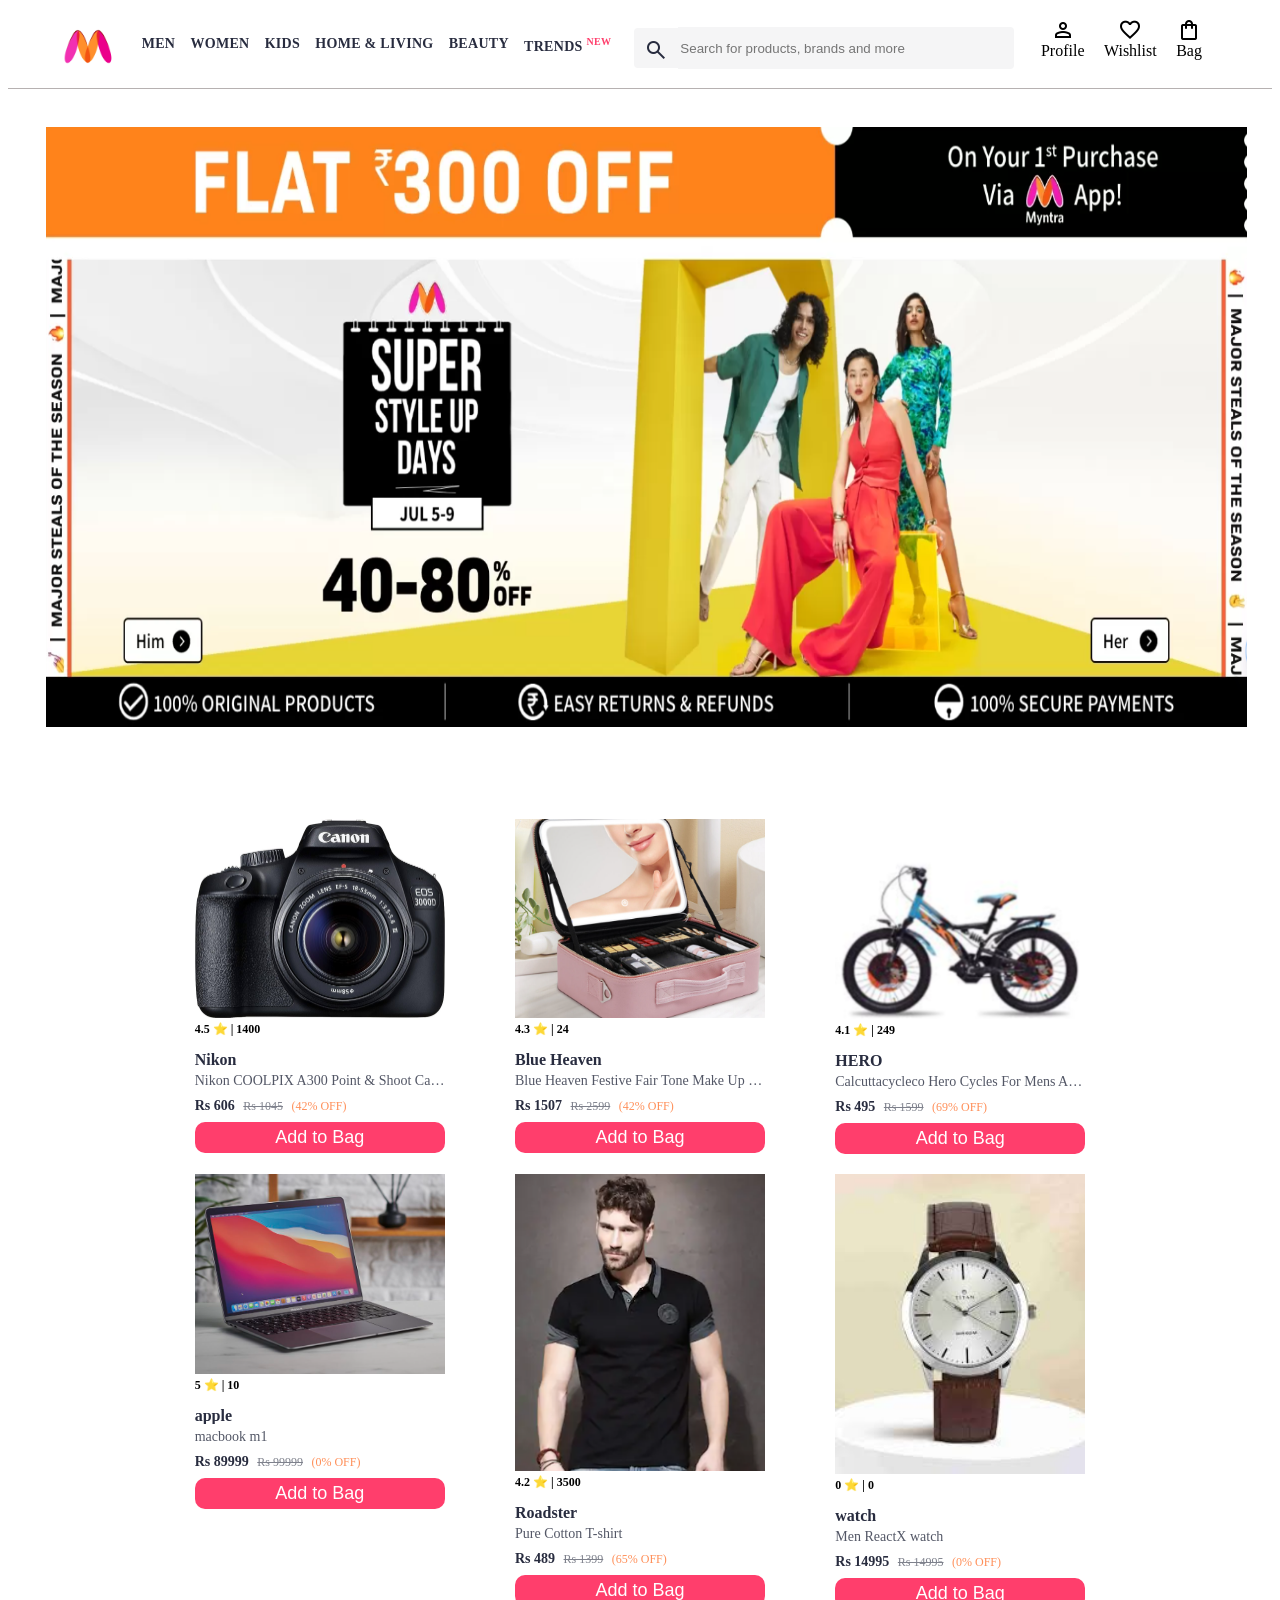
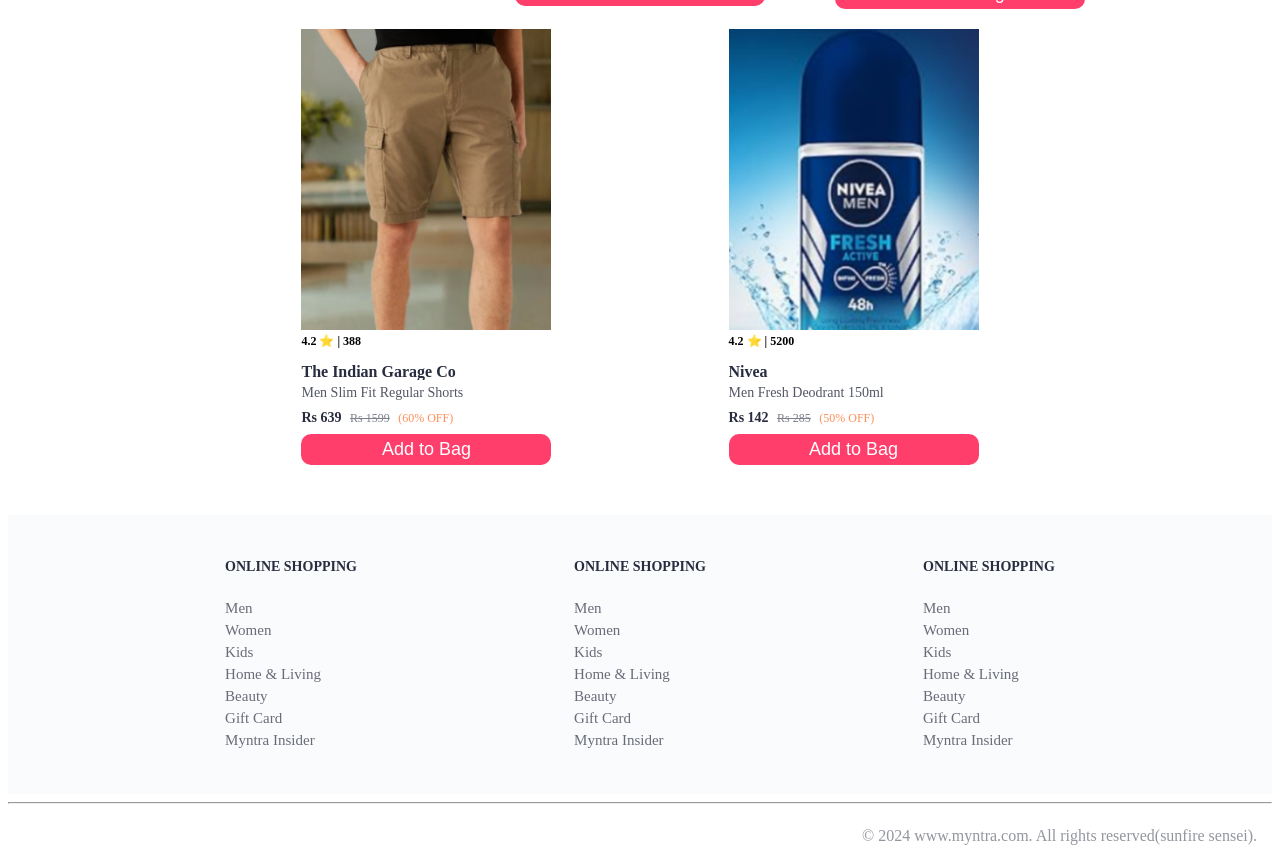
<file: Frontend/index.html>
<!DOCTYPE html>
<html lang="en">
  <head>
    <title>Myntra Functional Clone</title>
    <link rel="stylesheet" href="css/index.css" />
    <link
      rel="stylesheet"
      href="https://fonts.googleapis.com/css2?family=Material+Symbols+Outlined:opsz,wght,FILL,GRAD@20..48,100..700,0..1,-50..200"
    />
  </head>
  <body>
    <header>
      <div class="logo_container">
        <a href="/index.html"
          ><img
            class="myntra_home"
            src="images/myntra_logo.webp"
            alt="Myntra Home"
        /></a>
      </div>
      <nav class="nav_bar">
        <a href="/men.html">Men</a>
        <a href="/women.html">Women</a>
        <a href="/kids.html">Kids</a>
        <a href="/home.html">Home & Living</a>
        <a href="/beauty.html">Beauty</a>
        <a href="/new.html">Trends <sup>New</sup></a>
      </nav>
      <div class="search_bar">
        <span class="material-symbols-outlined search_icon">search</span>
        <input
          class="search_input"
          placeholder="Search for products, brands and more"
        />
      </div>
      <div class="action_bar">
        <div class="action_container">
          <span class="material-symbols-outlined action_icon">person</span>
          <span class="action_name">Profile</span>
        </div>

        <div class="action_container">
          <span class="material-symbols-outlined action_icon">favorite</span>
          <span class="action_name">Wishlist</span>
        </div>

        <a class="action_container" href="pages/bag.html">
          <span class="material-symbols-outlined action_icon"
            >shopping_bag</span
          >
          <span class="action_name">Bag</span>
          <span class="bag-item-count">0</span>
        </a>
      </div>
    </header>
    <main>
      <div>
        <img src="image2.png" alt="myntra sale image" height="600" class = "Sale_logo">
      </div>
      <div class="items-container"></div>
    </main>
    <footer>
      <div class="footer_container">
        <div class="footer_column">
          <h3>ONLINE SHOPPING</h3>

          <a href="/men.html">Men</a>
          <a href="/women.html">Women</a>
          <a href="/kids.html">Kids</a>
          <a href="/home.html">Home & Living</a>
          <a href="/beauty.html">Beauty</a>
          <a href="#">Gift Card</a>
          <a href="#">Myntra Insider</a>
        </div>

        <div class="footer_column">
          <h3>ONLINE SHOPPING</h3>

          <a href="/men.html">Men</a>
          <a href="/women.html">Women</a>
          <a href="/kids.html">Kids</a>
          <a href="/home.html">Home & Living</a>
          <a href="/beauty.html">Beauty</a>
          <a href="#">Gift Card</a>
          <a href="#">Myntra Insider</a>
        </div>

        <div class="footer_column">
          <h3>ONLINE SHOPPING</h3>

          <a href="/men.html">Men</a>
          <a href="/women.html">Women</a>
          <a href="/kids.html">Kids</a>
          <a href="/home.html">Home & Living</a>
          <a href="/beauty.html">Beauty</a>
          <a href="#">Gift Card</a>
          <a href="#">Myntra Insider</a>
        </div>
      </div>
      <hr />

      <div class="copyright">
        © 2024 www.myntra.com. All rights reserved(sunfire sensei).
      </div>
    </footer>
    <script src="data/items.js"></script>
    <script src="scripts/index.js"></script>
  </body>
</html>
</file>
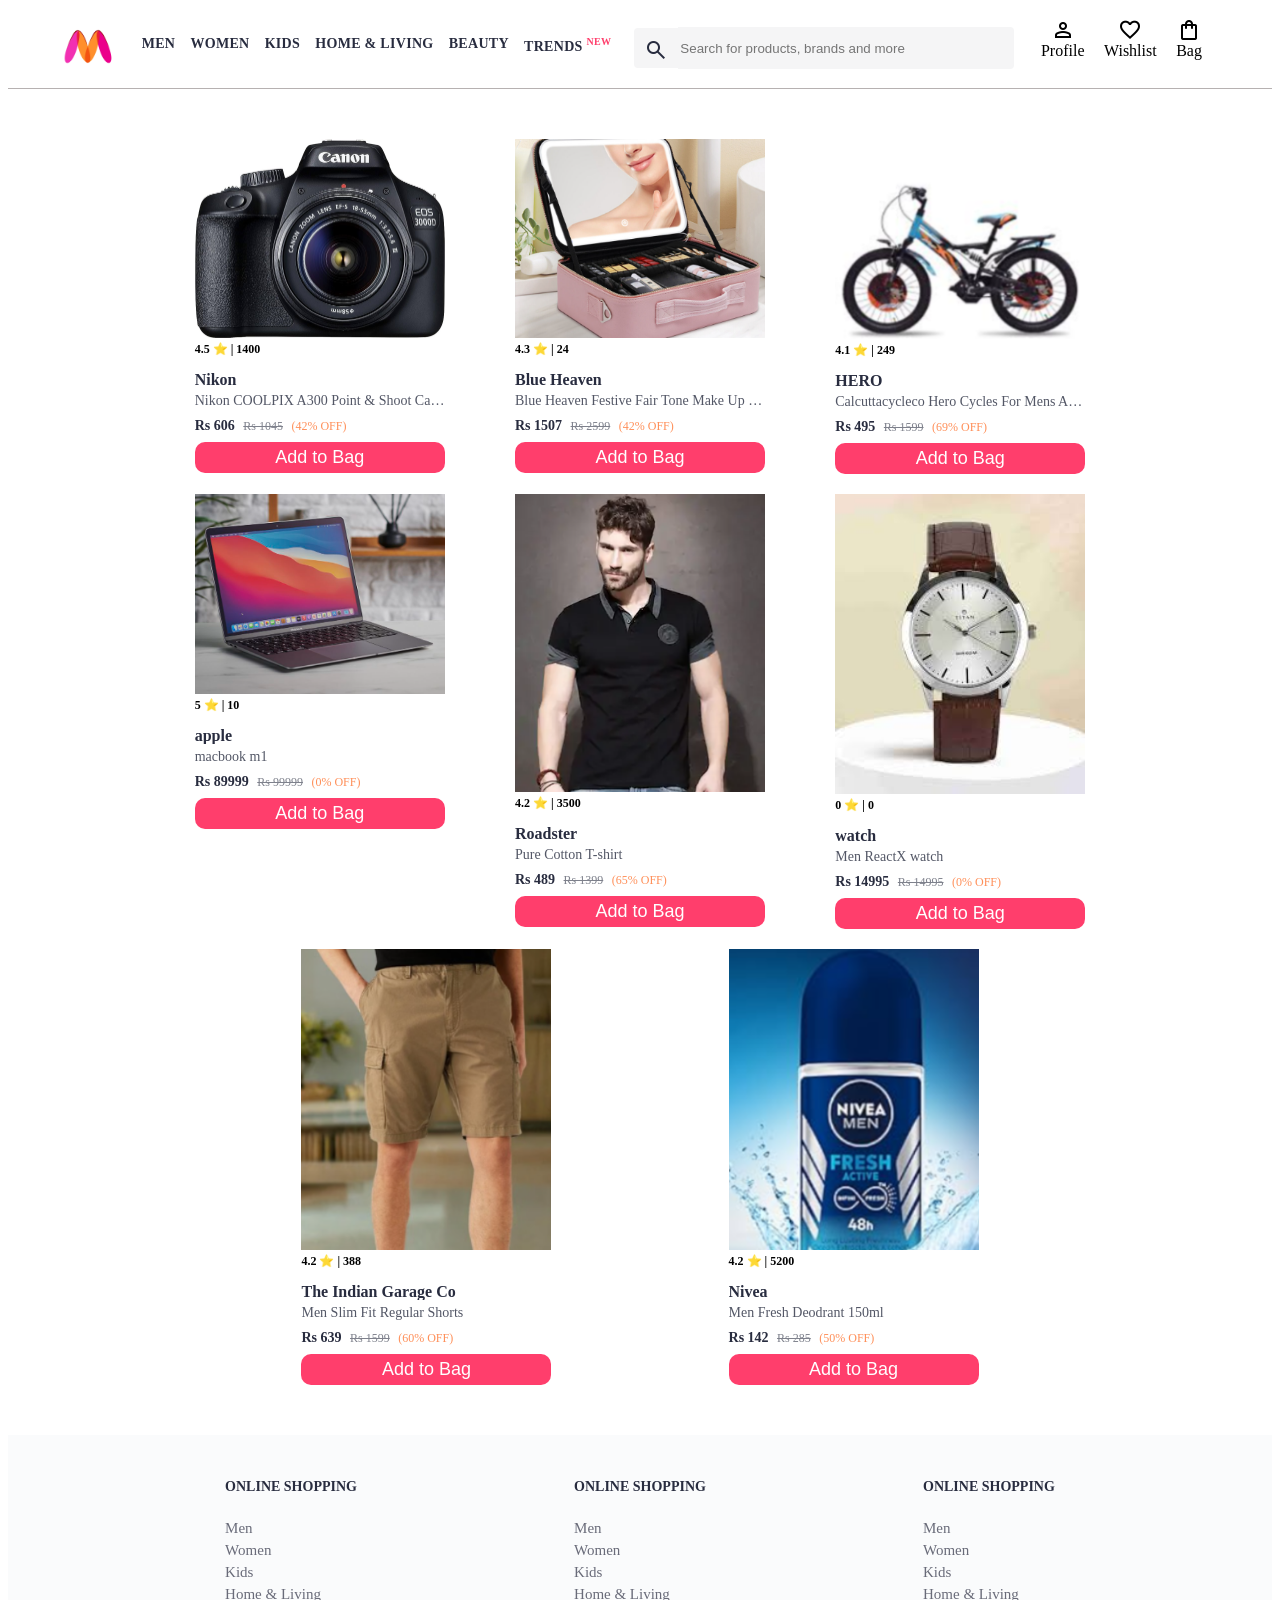
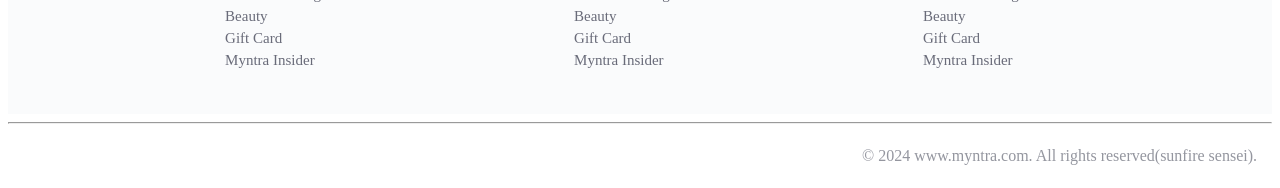
<file: Frontend/beauty.html>
<!DOCTYPE html>
<html lang="en">
  <head>
    <title>Myntra Functional Clone</title>
    <link rel="stylesheet" href="css/index.css" />
    <link
      rel="stylesheet"
      href="https://fonts.googleapis.com/css2?family=Material+Symbols+Outlined:opsz,wght,FILL,GRAD@20..48,100..700,0..1,-50..200"
    />
  </head>
  <body>
    <header>
      <div class="logo_container">
        <a href="/index.html"
          ><img
            class="myntra_home"
            src="images/myntra_logo.webp"
            alt="Myntra Home"
        /></a>
      </div>
      <nav class="nav_bar">
        <a href="/men.html">Men</a>
        <a href="/women.html">Women</a>
        <a href="/kids.html">Kids</a>
        <a href="/home.html">Home & Living</a>
        <a href="/beauty.html">Beauty</a>
        <a href="/new.html">Trends <sup>New</sup></a>
      </nav>
      <div class="search_bar">
        <span class="material-symbols-outlined search_icon">search</span>
        <input
          class="search_input"
          placeholder="Search for products, brands and more"
        />
      </div>
      <div class="action_bar">
        <div class="action_container">
          <span class="material-symbols-outlined action_icon">person</span>
          <span class="action_name">Profile</span>
        </div>

        <div class="action_container">
          <span class="material-symbols-outlined action_icon">favorite</span>
          <span class="action_name">Wishlist</span>
        </div>

        <a class="action_container" href="pages/bag.html">
          <span class="material-symbols-outlined action_icon"
            >shopping_bag</span
          >
          <span class="action_name">Bag</span>
          <span class="bag-item-count">0</span>
        </a>
      </div>
    </header>
    <main>
    
      <div class="items-container"></div>
    </main>
    <footer>
      <div class="footer_container">
        <div class="footer_column">
          <h3>ONLINE SHOPPING</h3>

          <a href="/men.html">Men</a>
          <a href="/women.html">Women</a>
          <a href="/kids.html">Kids</a>
          <a href="/home.html">Home & Living</a>
          <a href="/beauty.html">Beauty</a>
          <a href="#">Gift Card</a>
          <a href="#">Myntra Insider</a>
        </div>

        <div class="footer_column">
          <h3>ONLINE SHOPPING</h3>

          <a href="/men.html">Men</a>
          <a href="/women.html">Women</a>
          <a href="/kids.html">Kids</a>
          <a href="/home.html">Home & Living</a>
          <a href="/beauty.html">Beauty</a>
          <a href="#">Gift Card</a>
          <a href="#">Myntra Insider</a>
        </div>

        <div class="footer_column">
          <h3>ONLINE SHOPPING</h3>

          <a href="/men.html">Men</a>
          <a href="/women.html">Women</a>
          <a href="/kids.html">Kids</a>
          <a href="/home.html">Home & Living</a>
          <a href="/beauty.html">Beauty</a>
          <a href="#">Gift Card</a>
          <a href="#">Myntra Insider</a>
        </div>
      </div>
      <hr />

      <div class="copyright">
        © 2024 www.myntra.com. All rights reserved(sunfire sensei).
      </div>
    </footer>
    <script src="data/items.js"></script>
    <script src="scripts/index.js"></script>
  </body>
</html>
</file>
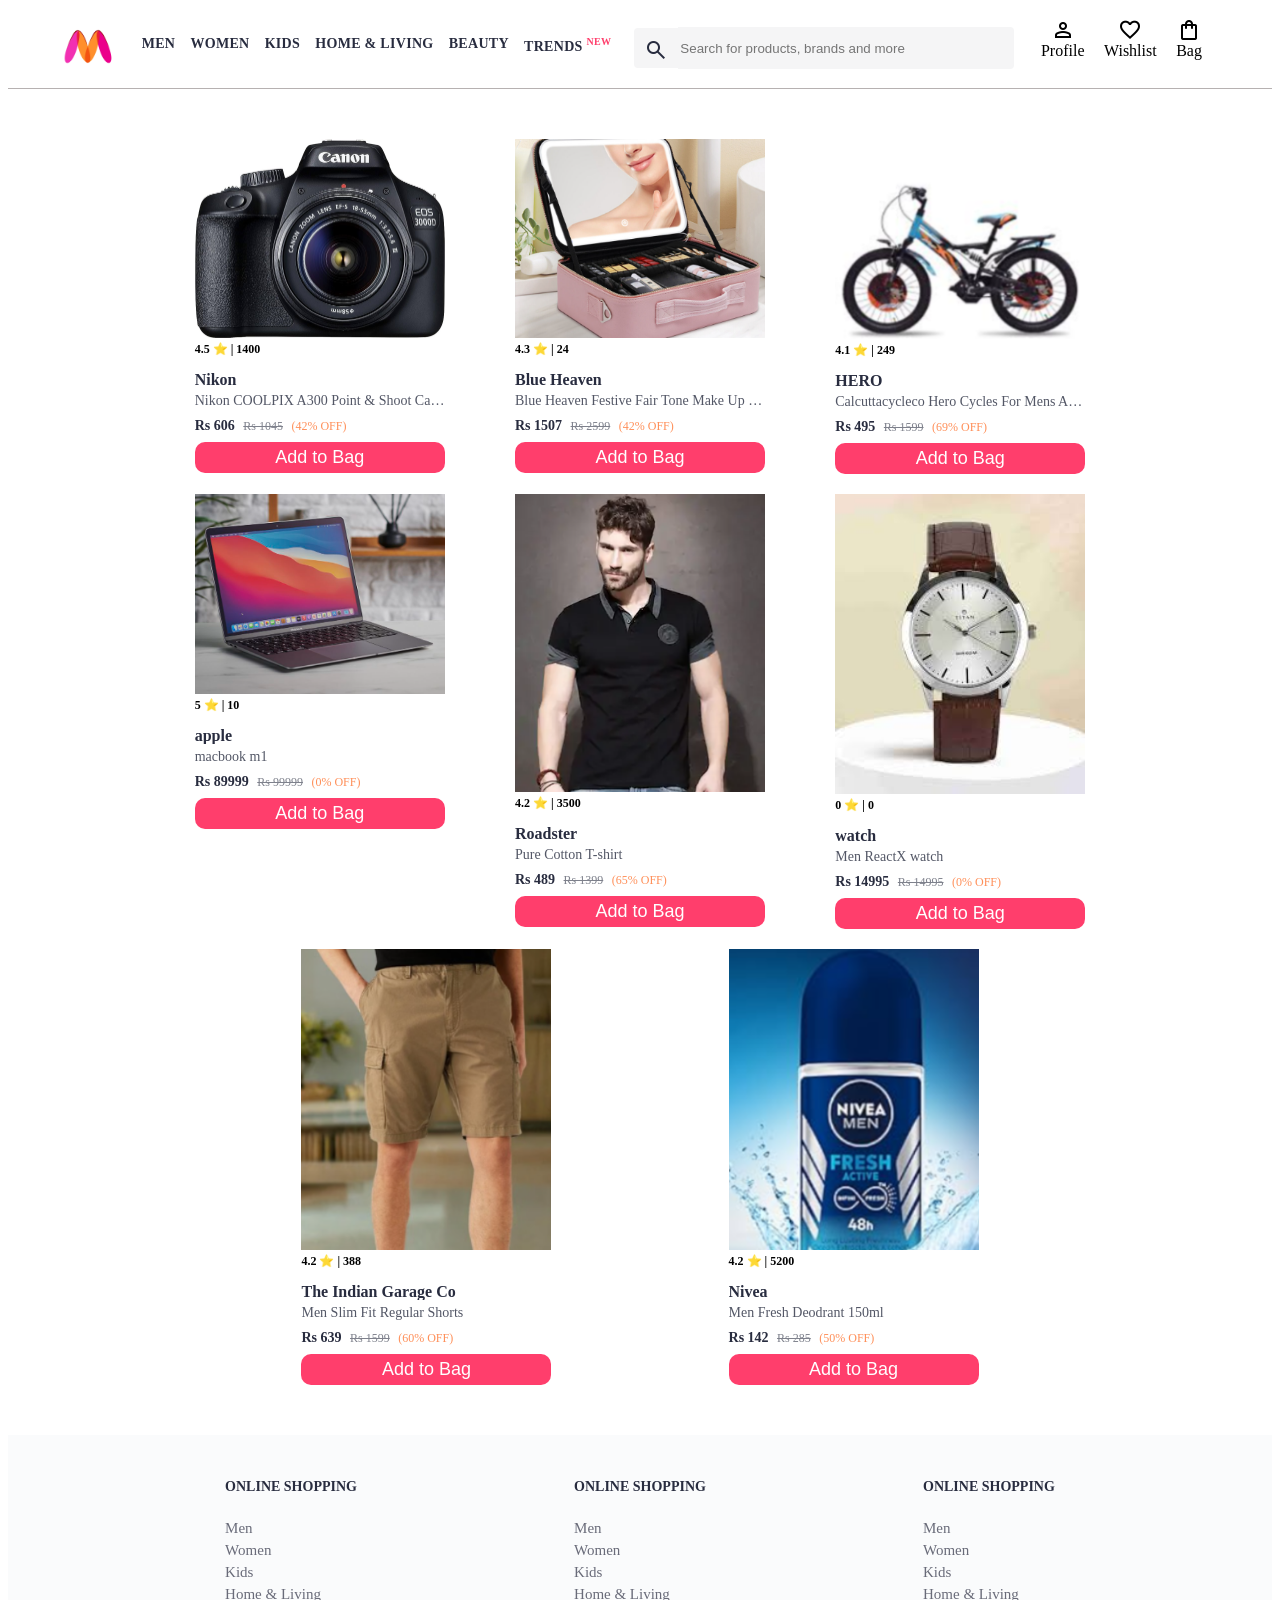
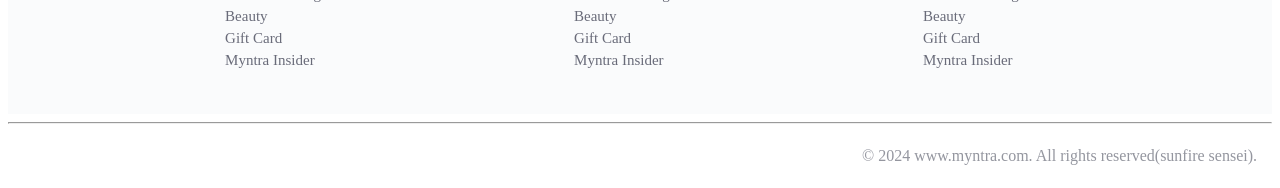
<file: Frontend/kids.html>
<!DOCTYPE html>
<html lang="en">
  <head>
    <title>Myntra Functional Clone</title>
    <link rel="stylesheet" href="css/index.css" />
    <link
      rel="stylesheet"
      href="https://fonts.googleapis.com/css2?family=Material+Symbols+Outlined:opsz,wght,FILL,GRAD@20..48,100..700,0..1,-50..200"
    />
  </head>
  <body>
    <header>
      <div class="logo_container">
        <a href="/index.html"
          ><img
            class="myntra_home"
            src="images/myntra_logo.webp"
            alt="Myntra Home"
        /></a>
      </div>
      <nav class="nav_bar">
        <a href="/men.html">Men</a>
        <a href="/women.html">Women</a>
        <a href="/kids.html">Kids</a>
        <a href="/home.html">Home & Living</a>
        <a href="/beauty.html">Beauty</a>
        <a href="/new.html">Trends <sup>New</sup></a>
      </nav>
      <div class="search_bar">
        <span class="material-symbols-outlined search_icon">search</span>
        <input
          class="search_input"
          placeholder="Search for products, brands and more"
        />
      </div>
      <div class="action_bar">
        <div class="action_container">
          <span class="material-symbols-outlined action_icon">person</span>
          <span class="action_name">Profile</span>
        </div>

        <div class="action_container">
          <span class="material-symbols-outlined action_icon">favorite</span>
          <span class="action_name">Wishlist</span>
        </div>

        <a class="action_container" href="pages/bag.html">
          <span class="material-symbols-outlined action_icon"
            >shopping_bag</span
          >
          <span class="action_name">Bag</span>
          <span class="bag-item-count">0</span>
        </a>
      </div>
    </header>
    <main>
    
      <div class="items-container"></div>
    </main>
    <footer>
      <div class="footer_container">
        <div class="footer_column">
          <h3>ONLINE SHOPPING</h3>

          <a href="/men.html">Men</a>
          <a href="/women.html">Women</a>
          <a href="/kids.html">Kids</a>
          <a href="/home.html">Home & Living</a>
          <a href="/beauty.html">Beauty</a>
          <a href="#">Gift Card</a>
          <a href="#">Myntra Insider</a>
        </div>

        <div class="footer_column">
          <h3>ONLINE SHOPPING</h3>

          <a href="/men.html">Men</a>
          <a href="/women.html">Women</a>
          <a href="/kids.html">Kids</a>
          <a href="/home.html">Home & Living</a>
          <a href="/beauty.html">Beauty</a>
          <a href="#">Gift Card</a>
          <a href="#">Myntra Insider</a>
        </div>

        <div class="footer_column">
          <h3>ONLINE SHOPPING</h3>

          <a href="/men.html">Men</a>
          <a href="/women.html">Women</a>
          <a href="/kids.html">Kids</a>
          <a href="/home.html">Home & Living</a>
          <a href="/beauty.html">Beauty</a>
          <a href="#">Gift Card</a>
          <a href="#">Myntra Insider</a>
        </div>
      </div>
      <hr />

      <div class="copyright">
        © 2024 www.myntra.com. All rights reserved(sunfire sensei).
      </div>
    </footer>
    <script src="data/items.js"></script>
    <script src="scripts/index.js"></script>
  </body>
</html>
</file>
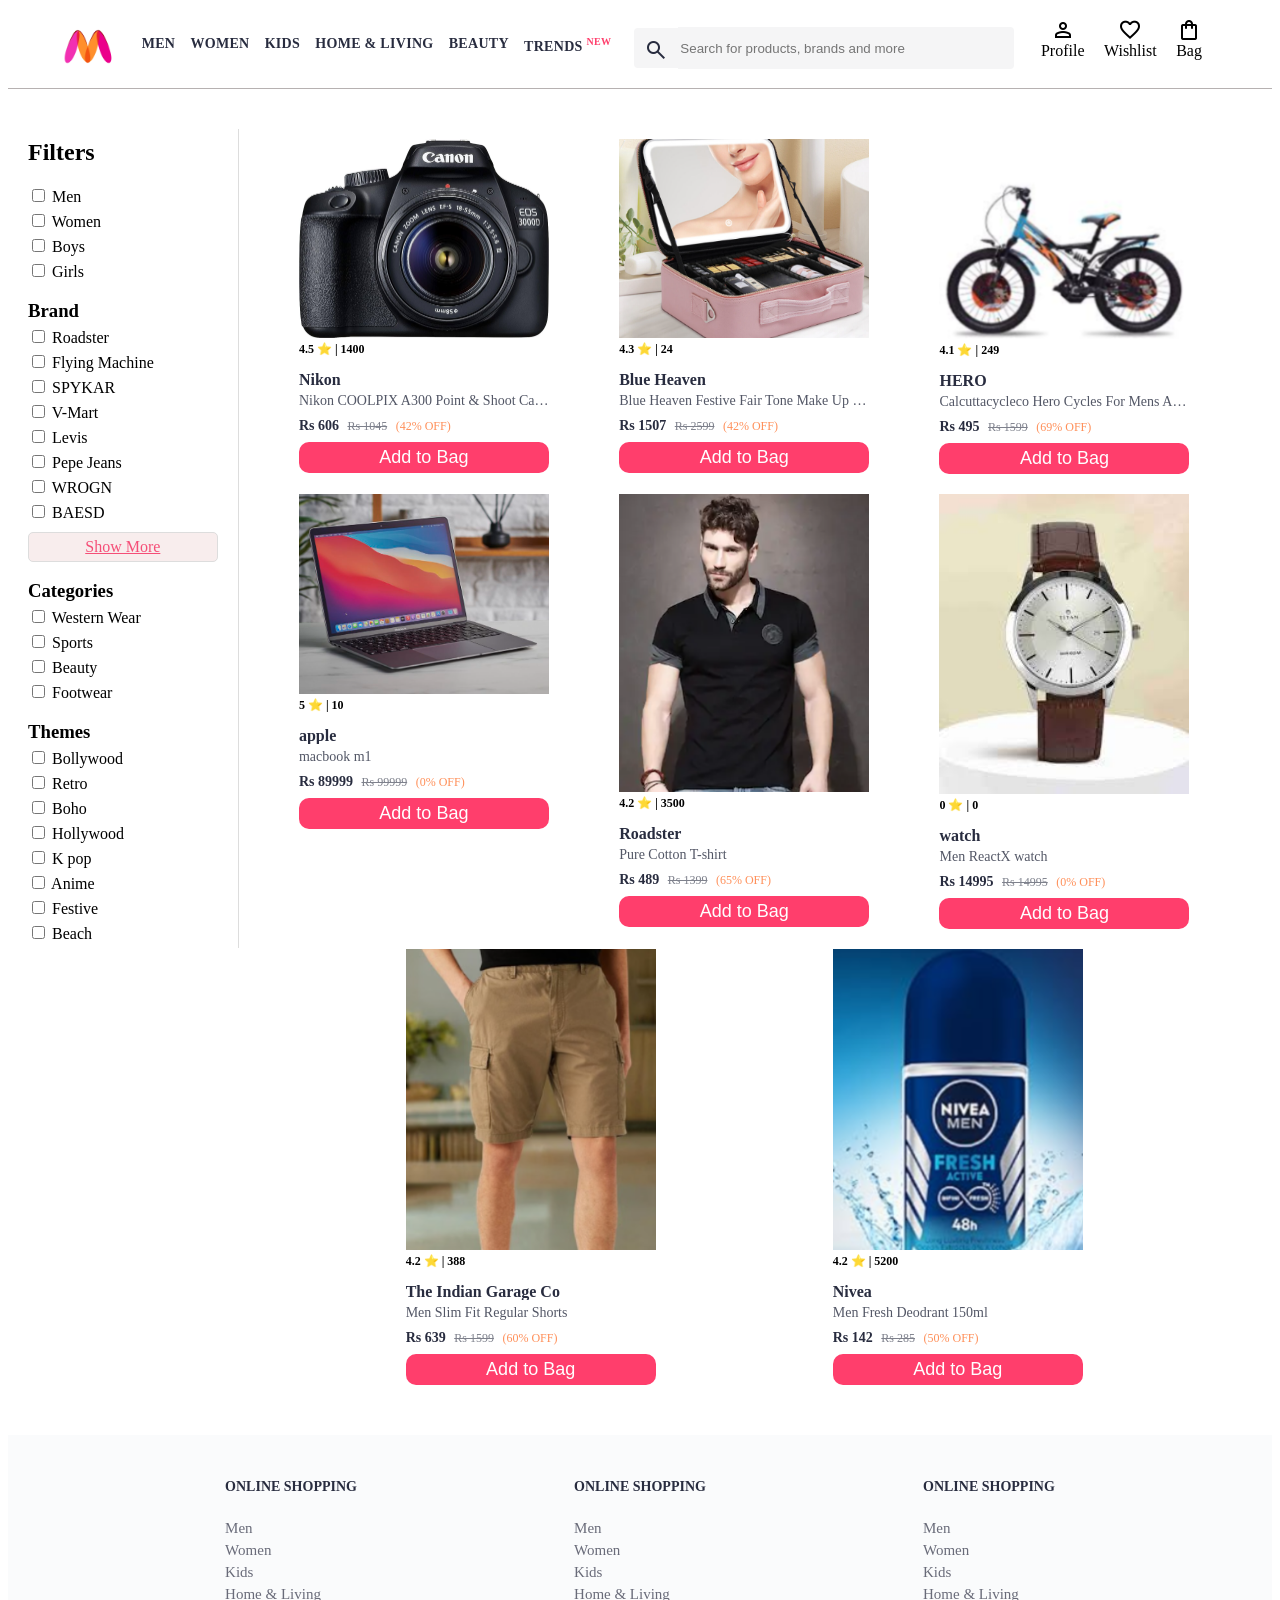
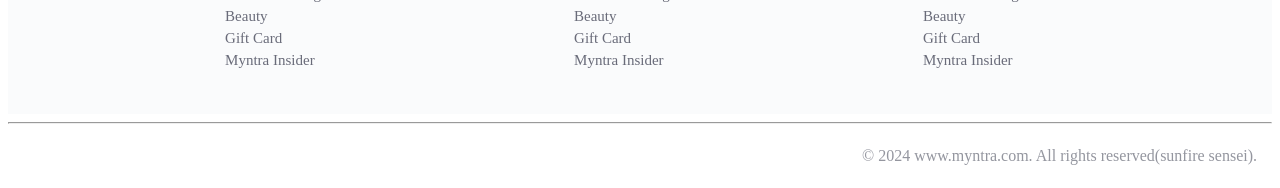
<file: Frontend/new.html>
<!DOCTYPE html>
<html lang="en">
  <head>
    <title>Myntra Functional Clone</title>
    <link rel="stylesheet" href="css/index.css" />
    <link
      rel="stylesheet"
      href="https://fonts.googleapis.com/css2?family=Material+Symbols+Outlined:opsz,wght,FILL,GRAD@20..48,100..700,0..1,-50..200"
    />
  </head>
  <body>
    <header>
      <div class="logo_container">
        <a href="/index.html"
          ><img
            class="myntra_home"
            src="images/myntra_logo.webp"
            alt="Myntra Home"
        /></a>
      </div>
      <nav class="nav_bar">
        <a href="/men.html">Men</a>
        <a href="/women.html">Women</a>
        <a href="/kids.html">Kids</a>
        <a href="/home.html">Home & Living</a>
        <a href="/beauty.html">Beauty</a>
        <a href="/new.html">Trends <sup>New</sup></a>
      </nav>
      <div class="search_bar">
        <span class="material-symbols-outlined search_icon">search</span>
        <input
          class="search_input"
          placeholder="Search for products, brands and more"
        />
      </div>
      <div class="action_bar">
        <div class="action_container">
          <span class="material-symbols-outlined action_icon">person</span>
          <span class="action_name">Profile</span>
        </div>

        <div class="action_container">
          <span class="material-symbols-outlined action_icon">favorite</span>
          <span class="action_name">Wishlist</span>
        </div>

        <a class="action_container" href="pages/bag.html">
          <span class="material-symbols-outlined action_icon"
            >shopping_bag</span
          >
          <span class="action_name">Bag</span>
          <span class="bag-item-count">0</span>
        </a>
      </div>
    </header>
    <main>
        <div class="filters">
            <h2>Filters</h2>
            <div>
                <label><input type="checkbox"> Men</label>
                <label><input type="checkbox"> Women</label>
                <label><input type="checkbox"> Boys</label>
                <label><input type="checkbox"> Girls</label>
            </div>
            <div>
                <h3>Brand</h3>
                <label><input type="checkbox"> Roadster</label>
                <label><input type="checkbox"> Flying Machine</label>
                <label><input type="checkbox"> SPYKAR</label>
                <label><input type="checkbox"> V-Mart</label>
                <label><input type="checkbox"> Levis</label>
                <label><input type="checkbox"> Pepe Jeans</label>
                <label><input type="checkbox"> WROGN</label>
                <label><input type="checkbox"> BAESD</label>
                <div id="more-brands" class="hidden">
                  <label><input type="checkbox"> US Polo Assn</label>
                  <label><input type="checkbox"> Tommy Hilfiger</label>
                  <label><input type="checkbox"> Wrangler</label>
                  <label><input type="checkbox"> Lee</label>
                  <label><input type="checkbox"> Calvin Klein</label>
            </div>
               
              <a href="#" id="show-more">Show More</a>
            </div>
            <div>
              <h3>Categories</h3>
              <label><input type="checkbox"> Western Wear</label>
              <label><input type="checkbox"> Sports</label>
              <label><input type="checkbox"> Beauty</label>
              <label><input type="checkbox"> Footwear</label>
          </div>
          <div>
            <h3>Themes</h3>
            <label><input type="checkbox"> Bollywood</label>
            <label><input type="checkbox"> Retro</label>
            <label><input type="checkbox"> Boho</label>
            <label><input type="checkbox"> Hollywood</label>
            <label><input type="checkbox"> K pop</label>
            <label><input type="checkbox"> Anime</label>
            <label><input type="checkbox"> Festive</label>
            <label><input type="checkbox"> Beach</label>
        </div>
        
        </div>
    
        
      
      <div class="items-container"></div>
    </main>
    <footer>
      <div class="footer_container">
        <div class="footer_column">
          <h3>ONLINE SHOPPING</h3>

          <a href="/men.html">Men</a>
          <a href="/women.html">Women</a>
          <a href="/kids.html">Kids</a>
          <a href="/home.html">Home & Living</a>
          <a href="/beauty.html">Beauty</a>
          <a href="#">Gift Card</a>
          <a href="#">Myntra Insider</a>
        </div>

        <div class="footer_column">
          <h3>ONLINE SHOPPING</h3>

          <a href="/men.html">Men</a>
          <a href="/women.html">Women</a>
          <a href="/kids.html">Kids</a>
          <a href="/home.html">Home & Living</a>
          <a href="/beauty.html">Beauty</a>
          <a href="#">Gift Card</a>
          <a href="#">Myntra Insider</a>
        </div>

        <div class="footer_column">
          <h3>ONLINE SHOPPING</h3>

          <a href="/men.html">Men</a>
          <a href="/women.html">Women</a>
          <a href="/kids.html">Kids</a>
          <a href="/home.html">Home & Living</a>
          <a href="/beauty.html">Beauty</a>
          <a href="#">Gift Card</a>
          <a href="#">Myntra Insider</a>
        </div>
      </div>
      <hr />

      <div class="copyright">
        © 2024 www.myntra.com. All rights reserved(sunfire sensei).
      </div>
    </footer>
    <script src="data/items.js"></script>
    <script src="scripts/index.js"></script>
  </body>
</html>
</file>
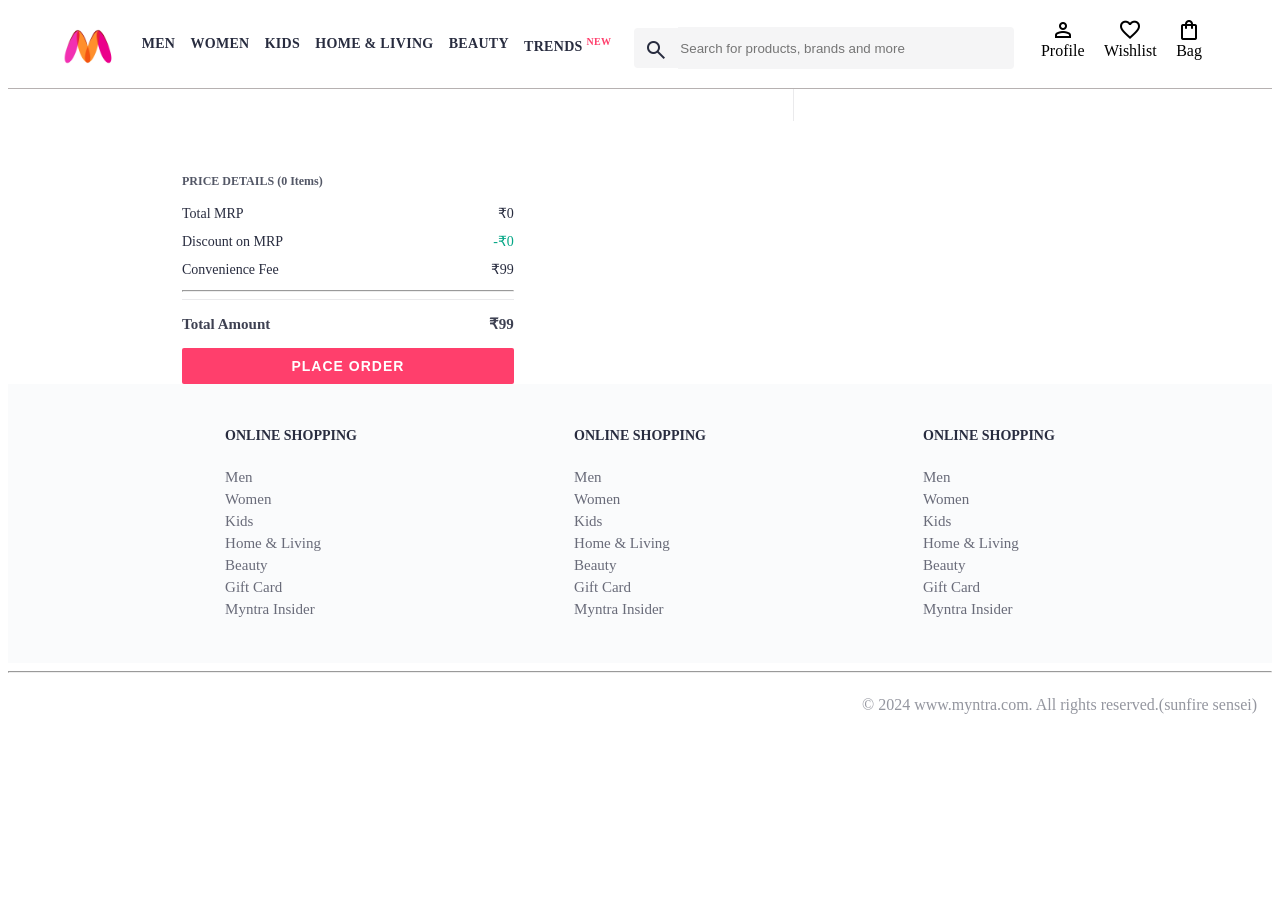
<file: Frontend/pages/bag.html>
<!DOCTYPE html>
<html lang="en">
  <head>
    <title>Myntra Clone</title>
    <link rel="stylesheet" href="../css/index.css" />
    <link rel="stylesheet" href="../css/bag.css" />
    <link
      rel="stylesheet"
      href="https://fonts.googleapis.com/css2?family=Material+Symbols+Outlined:opsz,wght,FILL,GRAD@20..48,100..700,0..1,-50..200"
    />
  </head>
  <body>
    <header>
      <div class="logo_container">
        <a href="/index.html"
          ><img
            class="myntra_home"
            src="../images/myntra_logo.webp"
            alt="Myntra Home"
        /></a>
      </div>
      <nav class="nav_bar">
        <a href="/men.html">Men</a>
        <a href="/women.html">Women</a>
        <a href="/kids.html">Kids</a>
        <a href="/home.html">Home & Living</a>
        <a href="/beauty.html">Beauty</a>
        <a href="/new.html">Trends <sup>New</sup></a>
      </nav>
      <div class="search_bar">
        <span class="material-symbols-outlined search_icon">search</span>
        <input
          class="search_input"
          placeholder="Search for products, brands and more"
        />
      </div>
      <div class="action_bar">
        <div class="action_container">
          <span class="material-symbols-outlined action_icon">person</span>
          <span class="action_name">Profile</span>
        </div>

        <div class="action_container">
          <span class="material-symbols-outlined action_icon">favorite</span>
          <span class="action_name">Wishlist</span>
        </div>

        <div class="action_container">
          <span class="material-symbols-outlined action_icon"
            >shopping_bag</span
          >
          <span class="action_name">Bag</span>
          <span class="bag-item-count">0</span>
        </div>
      </div>
    </header>

    <main>
      <div class="bag-page">
        <div class="bag-items-container"></div>
        <div class="bag-summary"></div>
      </div>
    </main>

    <footer>
      <div class="footer_container">
        <div class="footer_column">
          <h3>ONLINE SHOPPING</h3>

          <a href="/men.html">Men</a>
          <a href="/women.html">Women</a>
          <a href="/kids.html">Kids</a>
          <a href="/home.html">Home & Living</a>
          <a href="/beauty.html">Beauty</a>
          <a href="#">Gift Card</a>
          <a href="#">Myntra Insider</a>
        </div>

        <div class="footer_column">
          <h3>ONLINE SHOPPING</h3>

          <a href="/men.html">Men</a>
          <a href="/women.html">Women</a>
          <a href="/kids.html">Kids</a>
          <a href="/home.html">Home & Living</a>
          <a href="/beauty.html">Beauty</a>
          <a href="#">Gift Card</a>
          <a href="#">Myntra Insider</a>
        </div>

        <div class="footer_column">
          <h3>ONLINE SHOPPING</h3>

          <a href="/men.html">Men</a>
          <a href="/women.html">Women</a>
          <a href="/kids.html">Kids</a>
          <a href="/home.html">Home & Living</a>
          <a href="/beauty.html">Beauty</a>
          <a href="#">Gift Card</a>
          <a href="#">Myntra Insider</a>
        </div>
      </div>
      <hr />

      <div class="copyright">
        © 2024 www.myntra.com. All rights reserved.(sunfire sensei)
      </div>
    </footer>
    <script src="../data/items.js"></script>
    <script src="../scripts/index.js"></script>
    <script src="../scripts/bag.js"></script>
  </body>
</html>
</file>
<file: Frontend/css/index.css>
.action_container {
    text-decoration: none;
}
a.action_container:link {
    color:black;
}
.item-details {
    cursor: pointer;
    width: 250px;
    margin: 10px;
}
.stars {
    font-size: 12px;
    font-weight: 700;
    text-align: left;
}
.company {
    font-size: 18px;
    font-weight: 700;
    line-height: 1;
    color: #282c3f;
    margin-bottom: 6px;
    overflow: hidden;
    text-overflow: ellipsis;
    white-space: nowrap;
    margin-top: 20px;
}
.item-name {
    color: #535766;
    font-size: 16px;
    line-height: 1;
    margin-bottom: 0;
    margin-top: 0;
    overflow: hidden;
    text-overflow: ellipsis;
    white-space: nowrap;
    font-weight: 400;
    display: block;
}
.price-container {
    margin-top: 10px;
}
.current-price {
    font-size: 14px;
    font-weight: 700;
    color: #282c3f;
}
.original-price {
    text-decoration: line-through;
    color: #7e818c;
    font-weight: 400;
    margin-left: 5px;
    font-size: 12px;
}
.discount-percentage {
    color: #ff905a;
    font-weight: 400;
    font-size: 12px;
    margin-left: 5px;
}
.btn-bag {
    background-color: lightgreen;
    border: none;
    padding: 5px 15px;
    border-radius: 10px;
    width: 100%;
    margin-top: 7px;
    font-size: 20px;
    cursor: pointer;
}
.bag-items {
    background-color: #f16565;
    white-space: nowrap;
    text-align: center;
    line-height: 18px;
    padding: 0 6px;
    height: 18px;
    position: relative;
    border-radius: 50%;
    font-size: 12px;
    color: #fff;
    left: 13px;
    top: -44px;
    font-weight: 700;
    cursor: pointer;
}*/

* {
    margin: 0;
    padding: 0;
    font-family: Assistant,-apple-system,BlinkMacSystemFont,Segoe UI,Roboto,Helvetica,Arial,sans-serif;
    box-sizing: border-box;
}
header {
    display: flex;
    background-color: #ffffff;
    height: 80px;
    justify-content: space-between;
    align-items: center;
    border-bottom: 1px solid #b6b1b1;
}
.myntra_home {
    height: 45px;
}
.logo_container {
    margin-left: 4%;
}
.action_bar {
    margin-right: 4%;
}
.nav_bar {
    display: flex;
    min-width: 500px;
    justify-content: space-evenly;
}
.nav_bar a {
    font-size: 14px;
    letter-spacing: .3px;
    color: #282c3f;
    font-weight: 700;
    text-transform: uppercase;
    text-decoration: none;
    padding: 28px 0;
    border-bottom: 5px solid #ffffff;
}
.nav_bar a:hover {
    border-bottom: 4px solid #f54e77;
}

.nav_bar a sup {
    color: #ff3f6c;
    font-size: 10px;
}

.search_bar {
    height: 40px;
    min-width: 200px;
    width: 30%;
    display: flex;
    align-items: center;
}
.search_icon {
    box-sizing: content-box;
    height: 20px;
    padding: 10px;

    background-color: #f5f5f6;
    color: #282c3f;
    font-weight: 300;
    border-radius: 4px 0 0 4px;
}
.search_input {
    color: #696e79;
    background-color: #f5f5f6;
    flex-grow: 1;
    height: 40px;
    border: 0;
    border-radius: 0 4px 4px 0;
}

.action_bar {
    display: flex;
    min-width: 200px;
    justify-content: space-evenly;
}

.action_container {
    display: flex;
    flex-direction: column;
    align-items: center;
}

/* Main section */
.banner_container {
    margin: 40px 0;
}
.banner_image {
    width: 100%;
}

.category_heading {
    text-transform: uppercase;
    color: #3e4152;
    letter-spacing: .15em;
    font-size: 1.8em;
    margin: 50px 0 10px 30px;
    max-height: 5em;
    font-weight: 700;
}

.category-items, .items-container {
    width: 80%;
    margin: 50px 10%;
    display: flex;
    flex-wrap: wrap;
    justify-content: space-evenly;
}

.sale_item {
    width: 250px;
}

.footer_container {
    padding: 30px 0px 40px 0px;
    background: #FAFBFC;
    display: flex;
    justify-content: space-evenly;
}

.footer_column {
    display: flex;
    flex-direction: column;
}

.footer_column h3 {
    color: #282c3f;
    font-size: 14px;
    margin-bottom: 25px;
}

.footer_column a {
    color: #696b79;
    font-size: 15px;
    text-decoration: none;
    padding-bottom: 5px;
}

.copyright {
    color: #94969f;
    text-align: end;
    padding: 15px;
}

.items-container {
    width: 80%;
    margin: 40px 10%;
}
.item-container {
    width: 250px;
    margin: 10px;
}
.item-image {
    width: 100%;
}
.rating {
    font-size: 12px;
    font-weight: 700;
}
.company-name {
    margin-top: 15px;
    font-size: 16px;
    font-weight: 700;
    line-height: 1;
    color: #282c3f;
    margin-bottom: 6px;
    overflow: hidden;
    text-overflow: ellipsis;
    white-space: nowrap;
}
.item-name {
    color: #535766;
    font-size: 14px;
    line-height: 1;
    margin-bottom: 0;
    margin-top: 0;
    overflow: hidden;
    text-overflow: ellipsis;
    white-space: nowrap;
    font-weight: 400;
    display: block;
}
.price {
    margin-top: 10px;
    font-size: 14px;
    line-height: 15px;
    color: #282c3f;
    white-space: nowrap;
}
.current-price {
    font-size: 14px;
    font-weight: 700;
    color: #282c3f;
}
.original-price {
    text-decoration: line-through;
    color: #7e818c;
    font-weight: 400;
    margin-left: 5px;
    font-size: 12px;
}
.discount {
    color: #ff905a;
    font-weight: 400;
    font-size: 12px;
    margin-left: 5px;
}
.btn-add-bag {
    margin-top: 8px;
    font-size: 18px;
    width: 100%;
    background-color: rgb(255, 62, 108);
    border: none;
    padding: 5px 15px;
    border-radius: 10px;
    cursor: pointer;
    color: #fff;
}
.bag-item-count {
    background-color: #f16565;
    white-space: nowrap;
    text-align: center;
    line-height: 18px;
    padding: 0 6px;
    height: 18px;
    position: relative;
    border-radius: 50%;
    font-size: 12px;
    color: #fff;
    left: 13px;
    top: -44px;
    font-weight: 700;
    cursor: pointer;
}
.action_container {
    text-decoration: none;
}
a.action_container:link {
    color:black;
}
.Sale_logo{
    width: 95%;
    padding: 1cm;
}

.filters {
    float: left;
    width: 15%;
    padding-right: 20px;
    border-right: 1px solid #ddd;
    padding-left: 20px;
    padding-top: 10px;
}

.filters h2 {
    margin-top: 0;
}

.filters h3 {
    margin-bottom: 5px;
}

.filters label {
    display: block;
    margin-bottom: 5px;
}
.hidden {
    display: none;
}
.trending-heading {
    text-align: center;
    color: #1b1717;
    font-size: 24px;
    margin-bottom: 20px;
}
#show-more {
    display: block;
    margin-top: 10px;
    color: #f54e77;
    cursor: pointer;
    text-align: center;
    background-color: #f8eded;
    padding: 5px 10px;
    border: 1px solid #ddd;
    border-radius: 5px;
    transition: background-color 0.3s, color 0.3s;
}
#show-more:hover {
    background-color: #f54e77;
    color: #ffffff;
}
.fixed-button-container {
    position: fixed;
    bottom: 20px;
    right: 20px;
    z-index: 1000; /* Ensure the button is on top of other elements */
  }
  
  .fixed-button {
    background-color: #f54e77; /* Set the background color */
    color: white; /* Set the text color */
    border: none; /* Remove the border */
    padding: 10px 20px; /* Add some padding */
    border-radius: 5px; /* Round the corners */
    cursor: pointer; /* Change the cursor to a pointer on hover */
    box-shadow: 0 4px 6px rgba(0, 0, 0, 0.1); /* Add a subtle shadow */
    transition: background-color 0.3s, transform 0.3s; /* Add a transition effect */
  }
  
  .fixed-button:hover {
    background-color: #c92389; /* Change the background color on hover */
    transform: translateY(-2px); /* Slightly move the button up on hover */
  }
</file>
<file: Frontend/css/bag.css>
.bag-items-container {
  display: inline-block;
  width: 64%;
  padding-right: 20px;
  border-right: 1px solid #eaeaec;
  padding-top: 32px;
  color: #282c3f;
  font-size: 13px;
  line-height: 1.42857143;
}

.bag-page {
  width: 75%;
  margin-left: 12.5%;
}

.bag-summary {
  vertical-align: top;
  display: inline-block;
  width: 35%;
  padding: 24px 0 0 16px;
  color: #282c3f;
  font-size: 13px;
  line-height: 1.42857143;
}

.bag-details-container {
  margin-bottom: 16px;
}

.price-header {
  font-size: 12px;
  font-weight: 700;
  margin: 24px 0 16px;
  color: #535766;
}

.price-item {
  margin-bottom: 12px;
  line-height: 16px;
  font-size: 14px;
  color: #282c3f;
}

.price-item-value {
  float: right;
}

.priceDetail-base-discount {
  color: #03a685;
}

.price-footer {
  font-weight: 700;
  font-size: 15px;
  padding-top: 16px;
  border-top: 1px solid #eaeaec;
  color: #3e4152;
  line-height: 16px;
}

.btn-place-order {
  width: 100%;
  letter-spacing: 1px;
  font-size: 14px;
  font-weight: 600;
  border-radius: 2px;
  border-width: 0px;
  padding: 10px 16px;
  background-color: rgb(255, 63, 108);
  color: rgb(255, 255, 255);
  cursor: pointer;
}

.bag-item-container {
  margin-bottom: 8px;
  background: #fff;
  font-size: 14px;
  border: 1px solid #eaeaec;
  border-radius: 4px;
  position: relative;
  padding: 12px 12px 0;
}

.item-left-part {
  position: absolute;
  background: rgb(255, 242, 223);
  height: 148px;
  width: 111px;
}

.item-right-part {
  padding-left: 12px;
  position: relative;
  min-height: 148px;
  margin-left: 111px;
  margin-bottom: 12px;
}

.bag-item-img {
  width: 100%;
}

.return-period {
  display: inline-flex;
  font-size: 14px;
  padding-top: 8px;
}

.return-period-days {
  font-weight: 700;
  margin-right: 4px;
}

.delivery-details {
  margin-top: 5px;
  color: #282c3f;
  font-size: 12px;
  letter-spacing: -.1px;
  margin-bottom: 8px;
  line-height: 15px;
}

.delivery-details-days {
  color: #03a685;
}

.remove-from-cart {
  position: absolute;
  font-size: 25px;
  top: 10px;
  right: 18px;
  width: 14px;
  height: 14px;
  cursor: pointer;
}
</file>
